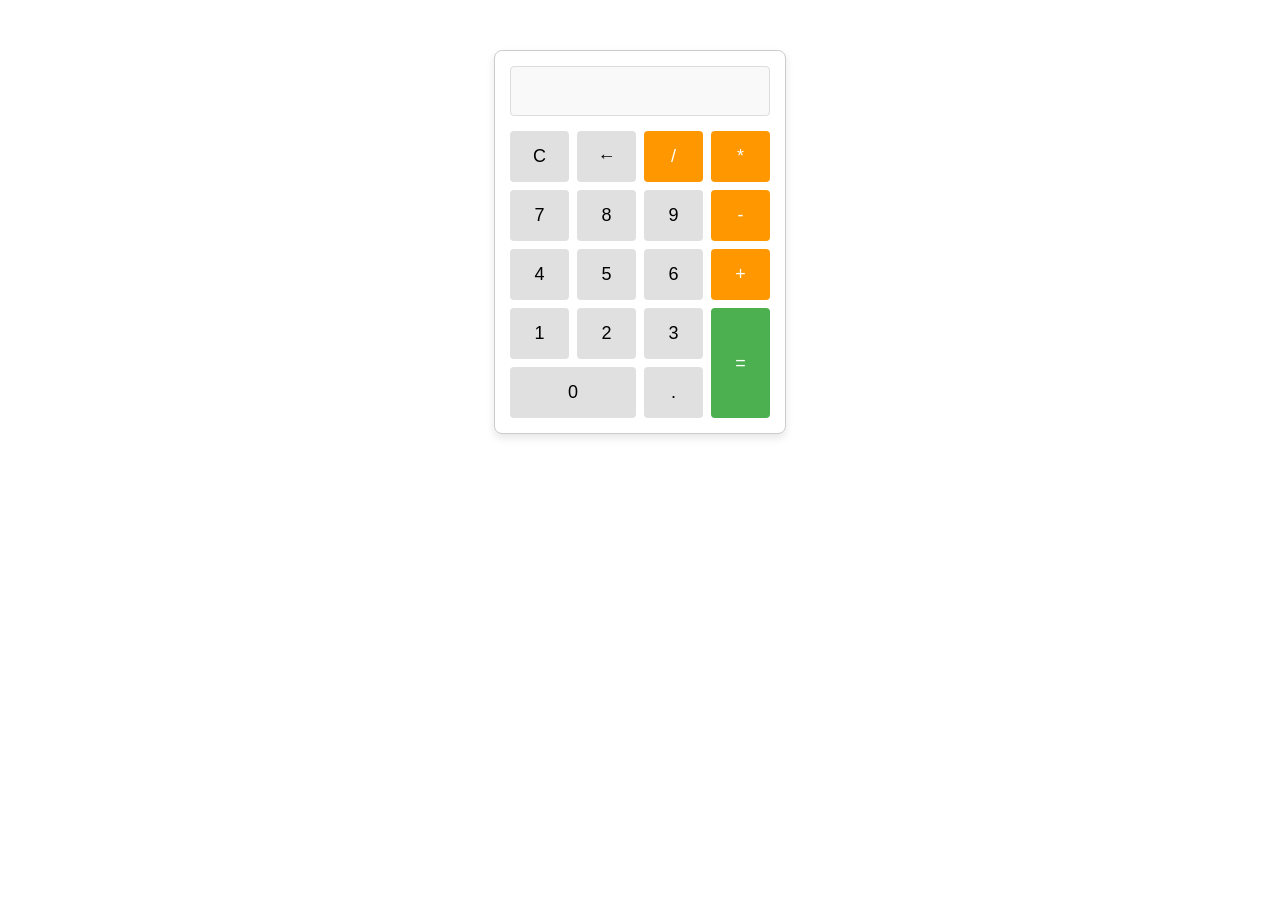
<file: calc.html>
<!DOCTYPE html>
<html lang="ko">
<head>
    <meta charset="UTF-8">
    <title>웹 계산기</title>
    <style>
        .calculator { 
            width: 260px; 
            margin: 50px auto; 
            border: 1px solid #ccc; 
            padding: 15px; 
            border-radius: 8px; 
            box-shadow: 0 4px 8px rgba(0,0,0,0.1);
            background-color: #fff;
        }
        #display { 
            width: 100%; 
            height: 50px; 
            margin-bottom: 15px; 
            text-align: right; 
            font-size: 24px; 
            box-sizing: border-box; 
            padding: 5px 10px;
            border: 1px solid #ddd;
            border-radius: 4px;
            background-color: #f9f9f9;
        }
        .buttons { 
            display: grid; 
            grid-template-columns: repeat(4, 1fr); 
            gap: 8px; 
        }
        button { 
            padding: 15px; 
            font-size: 18px; 
            cursor: pointer; 
            border: none; 
            background-color: #e0e0e0; 
            border-radius: 4px; 
            transition: 0.2s;
        }
        button:hover { background-color: #d0d0d0; }
        .operator { background-color: #ff9800; color: white; }
        .operator:hover { background-color: #e68a00; }
        .equal { grid-row: span 2; background-color: #4CAF50; color: white; }
        .equal:hover { background-color: #45a049; }
        .zero { grid-column: span 2; }
    </style>
</head>
<body>

<div class="calculator">
    <input type="text" id="display" disabled>
    <div class="buttons">
        <button onclick="clearDisplay()">C</button>
        <button onclick="deleteLast()">←</button>
        <button onclick="appendValue('/')" class="operator">/</button>
        <button onclick="appendValue('*')" class="operator">*</button>
        
        <button onclick="appendValue('7')">7</button>
        <button onclick="appendValue('8')">8</button>
        <button onclick="appendValue('9')">9</button>
        <button onclick="appendValue('-')" class="operator">-</button>
        
        <button onclick="appendValue('4')">4</button>
        <button onclick="appendValue('5')">5</button>
        <button onclick="appendValue('6')">6</button>
        <button onclick="appendValue('+')" class="operator">+</button>
        
        <button onclick="appendValue('1')">1</button>
        <button onclick="appendValue('2')">2</button>
        <button onclick="appendValue('3')">3</button>
        <button onclick="calculate()" class="equal">=</button>
        
        <button onclick="appendValue('0')" class="zero">0</button>
        <button onclick="appendValue('.')">.</button>
    </div>
</div>

<script>
    const display = document.getElementById('display');

    // 화면에 숫자 및 연산자 추가
    function appendValue(value) {
        display.value += value;
    }

    // 화면 초기화 (C)
    function clearDisplay() {
        display.value = '';
    }

    // 한 글자 지우기 (←)
    function deleteLast() {
        display.value = display.value.slice(0, -1);
    }

    // 계산 실행 (=)
    function calculate() {
        try {
            // eval을 사용하여 문자열 수식 계산
            display.value = eval(display.value);
        } catch (error) {
            display.value = '오류';
            setTimeout(clearDisplay, 1500);
        }
    }
</script>

</body>
</html>
</file>
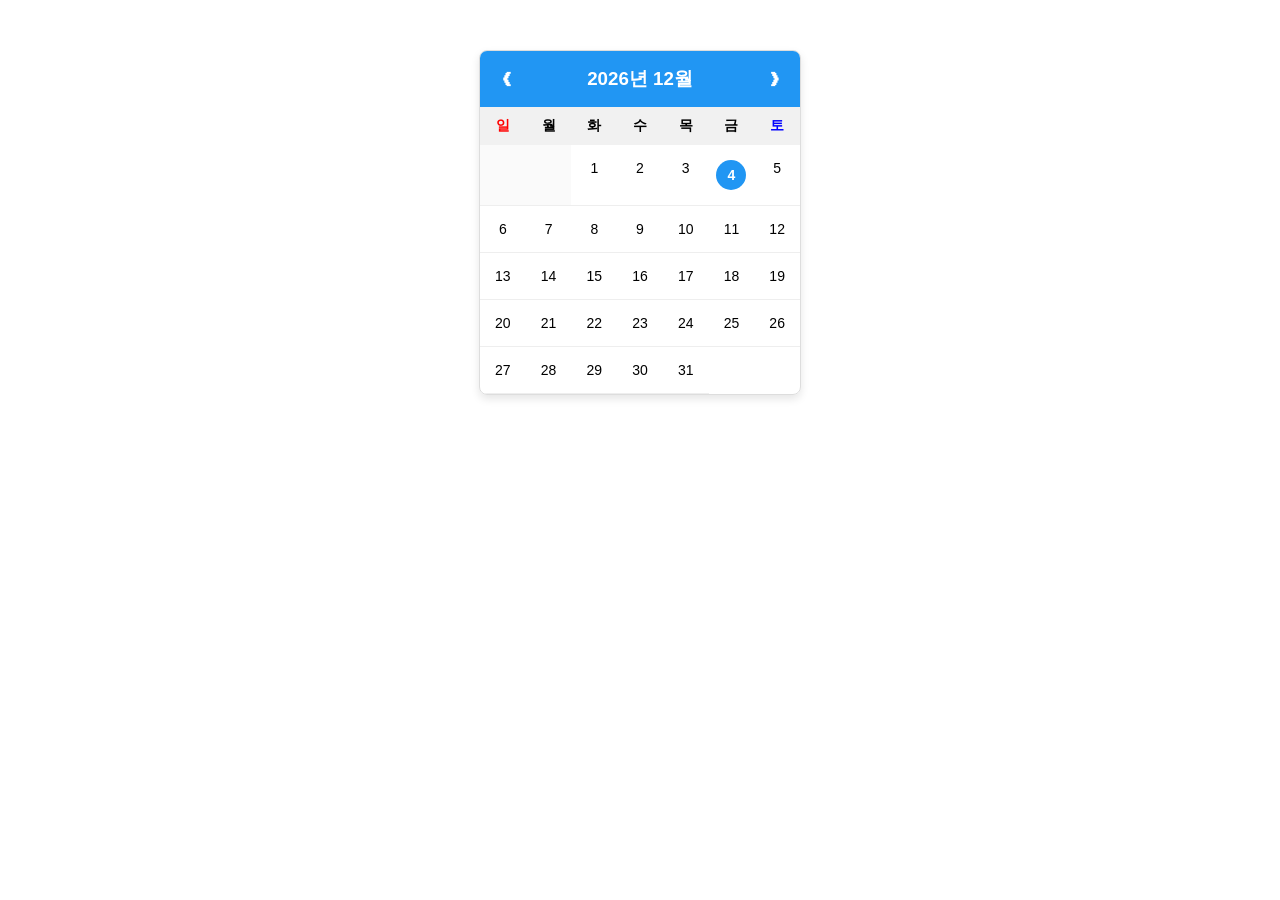
<file: cale.html>
<!DOCTYPE html>
<html lang="ko">
<head>
    <meta charset="UTF-8">
    <title>웹 달력</title>
    <style>
        .calendar { 
            width: 320px; 
            margin: 50px auto; 
            border: 1px solid #ddd; 
            border-radius: 8px;
            box-shadow: 0 4px 8px rgba(0,0,0,0.1);
            font-family: 'Segoe UI', Tahoma, Geneva, Verdana, sans-serif; 
            overflow: hidden;
        }
        .header { 
            display: flex; 
            justify-content: space-between; 
            align-items: center; 
            background-color: #2196F3; 
            color: white; 
            padding: 15px; 
        }
        .header button { 
            background: none; 
            border: none; 
            color: white; 
            cursor: pointer; 
            font-size: 18px; 
            font-weight: bold;
        }
        .header button:hover { color: #bbdefb; }
        .days { 
            display: grid; 
            grid-template-columns: repeat(7, 1fr); 
            text-align: center; 
            font-weight: bold; 
            background-color: #f1f1f1; 
            padding: 10px 0; 
            font-size: 14px;
        }
        .days div:first-child { color: red; } /* 일요일 빨간색 */
        .days div:last-child { color: blue; } /* 토요일 파란색 */
        
        .dates { 
            display: grid; 
            grid-template-columns: repeat(7, 1fr); 
            text-align: center; 
        }
        .dates div { 
            padding: 15px 0; 
            border-bottom: 1px solid #eee; 
            font-size: 14px;
        }
        .dates div:hover { background-color: #f9f9f9; cursor: pointer; }
        .today { 
            background-color: #2196F3; 
            color: white; 
            font-weight: bold; 
            border-radius: 50%; 
            width: 30px; 
            height: 30px; 
            line-height: 30px; 
            margin: 0 auto;
            display: flex;
            align-items: center;
            justify-content: center;
        }
        .empty { background-color: #fafafa; }
    </style>
</head>
<body>

<div class="calendar">
    <div class="header">
        <button onclick="prevMonth()">&#10094;</button>
        <h3 id="month-year" style="margin: 0;"></h3>
        <button onclick="nextMonth()">&#10095;</button>
    </div>
    <div class="days">
        <div>일</div><div>월</div><div>화</div><div>수</div><div>목</div><div>금</div><div>토</div>
    </div>
    <div class="dates" id="dates"></div>
</div>

<script>
    let currentDate = new Date();

    function renderCalendar() {
        const datesContainer = document.getElementById('dates');
        const monthYearDisplay = document.getElementById('month-year');
        datesContainer.innerHTML = '';

        const year = currentDate.getFullYear();
        const month = currentDate.getMonth();

        // 상단 연도 및 월 표시
        monthYearDisplay.textContent = `${year}년 ${month + 1}월`;

        // 이번 달의 1일이 무슨 요일인지 (0: 일요일 ~ 6: 토요일)
        const firstDay = new Date(year, month, 1).getDay();
        // 이번 달이 며칠까지 있는지
        const lastDate = new Date(year, month + 1, 0).getDate();
        
        const today = new Date();

        // 1일 이전의 빈 칸 채우기
        for (let i = 0; i < firstDay; i++) {
            const emptyDiv = document.createElement('div');
            emptyDiv.classList.add('empty');
            datesContainer.appendChild(emptyDiv);
        }

        // 날짜 채우기
        for (let i = 1; i <= lastDate; i++) {
            const dateDiv = document.createElement('div');
            const dateSpan = document.createElement('span');
            dateSpan.textContent = i;
            
            // 오늘 날짜 강조 로직
            if (year === today.getFullYear() && month === today.getMonth() && i === today.getDate()) {
                dateSpan.classList.add('today');
            }
            
            dateDiv.appendChild(dateSpan);
            datesContainer.appendChild(dateDiv);
        }
    }

    // 이전 달로 이동
    function prevMonth() {
        currentDate.setMonth(currentDate.getMonth() - 1);
        renderCalendar();
    }

    // 다음 달로 이동
    function nextMonth() {
        currentDate.setMonth(currentDate.getMonth() + 1);
        renderCalendar();
    }

    // 초기 달력 렌더링
    renderCalendar();
</script>

</body>
</html>
</file>
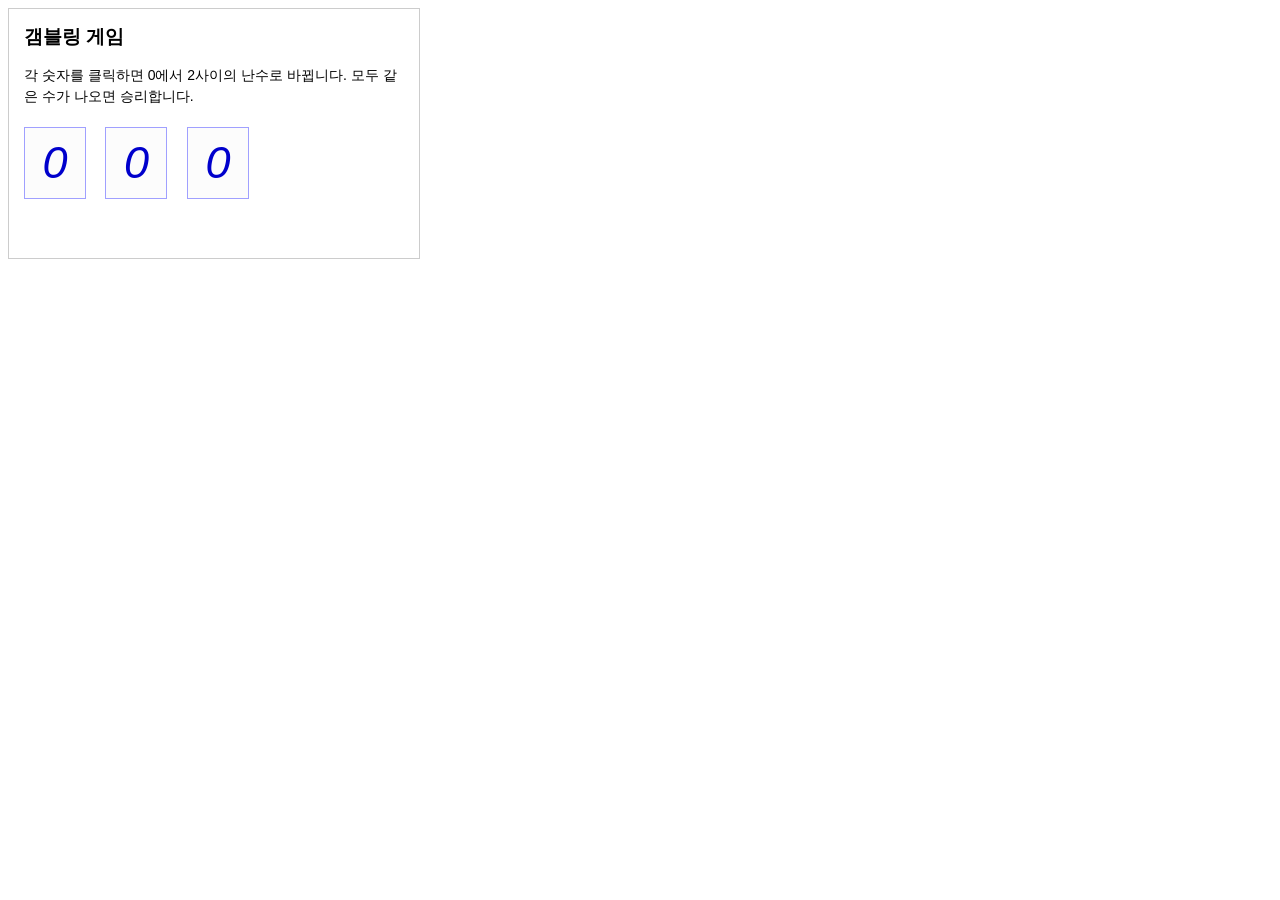
<file: game.html>
<!DOCTYPE html>
<html lang="ko">
<head>
    <meta charset="UTF-8">
    <title>갬블링 게임</title>
    <style>
        /* 전체 컨테이너 스타일 */
        .game-box {
            width: 380px;
            border: 1px solid #ccc;
            padding: 15px;
            font-family: 'Malgun Gothic', '맑은 고딕', sans-serif;
        }

        h3 {
            margin-top: 0;
            margin-bottom: 15px;
        }

        p {
            font-size: 14px;
            line-height: 1.5;
            margin-bottom: 20px;
        }

        /* 숫자 박스 디자인 */
        .num-container {
            margin-bottom: 20px;
        }

        .num {
            display: inline-block;
            width: 60px;
            height: 70px;
            line-height: 70px;
            text-align: center;
            font-size: 45px;
            font-style: italic;
            color: #0000cc; /* 파란색 계열 */
            border: 1px solid #a0a0ff;
            background-color: #fcfcfc;
            margin-right: 15px;
            cursor: pointer;
            user-select: none; /* 클릭 시 텍스트 드래그 방지 */
        }

        /* 결과 메시지 디자인 */
        #msg {
            color: #cc6699; /* 핑크/자주색 계열 */
            font-style: italic;
            font-size: 16px;
            cursor: pointer;
            min-height: 24px; /* 메시지가 없을 때도 공간 유지 */
        }
    </style>
</head>
<body>

<div class="game-box">
    <h3>갬블링 게임</h3>
    <p>각 숫자를 클릭하면 0에서 2사이의 난수로 바뀝니다. 모두 같은 수가 나오면 승리합니다.</p>
    
    <div class="num-container">
        <span class="num" id="n0" onclick="changeNum(0, this)">0</span>
        <span class="num" id="n1" onclick="changeNum(1, this)">0</span>
        <span class="num" id="n2" onclick="changeNum(2, this)">0</span>
    </div>
    
    <div id="msg" onclick="resetGame()"></div>
</div>

<script>
    // 각 숫자가 클릭되었는지 확인하는 배열
    let clicked = [false, false, false];
    let isGameOver = false;

    // 숫자 클릭 시 실행되는 함수
    function changeNum(index, obj) {
        // 이미 게임이 끝났다면 클릭을 무시
        if (isGameOver) return; 

        // 0, 1, 2 중 랜덤한 숫자 생성
        let randomNum = Math.floor(Math.random() * 3);
        obj.innerHTML = randomNum;
        
        // 해당 박스가 클릭되었음을 기록
        clicked[index] = true;

        // 세 개의 숫자가 모두 최소 한 번씩 클릭되었는지 확인 (마지막 숫자 클릭 시점)
        if (clicked[0] && clicked[1] && clicked[2]) {
            checkResult();
        }
    }

    // 승패를 확인하는 함수
    function checkResult() {
        isGameOver = true; // 게임 종료 상태로 변경
        
        let n0 = document.getElementById("n0").innerHTML;
        let n1 = document.getElementById("n1").innerHTML;
        let n2 = document.getElementById("n2").innerHTML;
        let msg = document.getElementById("msg");

        // 3개의 숫자가 모두 같은지 비교
        if (n0 === n1 && n1 === n2) {
            msg.innerHTML = "Success(click here to do again)";
        } else {
            msg.innerHTML = "fail(click here to do again)";
        }
    }

    // 게임을 초기 상태로 되돌리는 함수 (메시지 클릭 시 실행)
    function resetGame() {
        // 게임이 진행 중일 때는 리셋 클릭을 무시
        if (!isGameOver) return; 

        document.getElementById("n0").innerHTML = "0";
        document.getElementById("n1").innerHTML = "0";
        document.getElementById("n2").innerHTML = "0";
        document.getElementById("msg").innerHTML = "";
        
        // 상태 변수 초기화
        clicked = [false, false, false];
        isGameOver = false;
    }
</script>

</body>
</html>
</file>
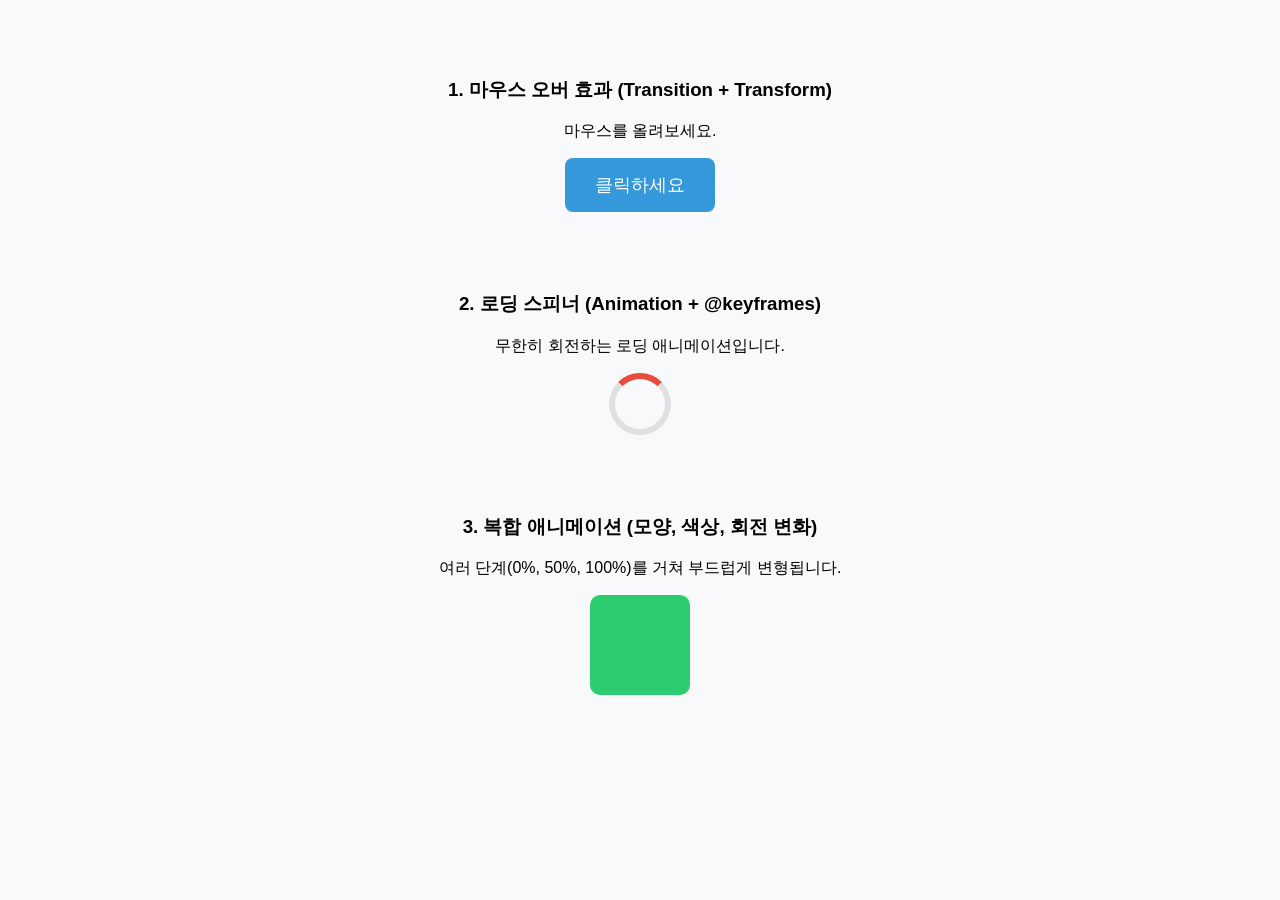
<file: part5.html>
<!DOCTYPE html>
<html lang="ko">
<head>
    <meta charset="UTF-8">
    <title>CSS3 동적 변화 예시</title>
    <style>
        /* 기본 레이아웃 설정 */
        body {
            display: flex;
            flex-direction: column;
            align-items: center;
            gap: 60px;
            padding: 50px;
            font-family: 'Segoe UI', Tahoma, Geneva, Verdana, sans-serif;
            background-color: #f8f9fa;
        }
        
        .example-section {
            text-align: center;
        }

        /* =========================================
           1. Transition과 Transform을 활용한 버튼
           ========================================= */
        .hover-btn {
            padding: 15px 30px;
            font-size: 18px;
            color: white;
            background-color: #3498db;
            border: none;
            border-radius: 8px;
            cursor: pointer;
            
            /* 핵심: 모든 속성(all)의 변화를 0.3초 동안 부드럽게(ease) 진행 */
            transition: all 0.3s ease; 
        }

        .hover-btn:hover {
            background-color: #2980b9;
            /* 핵심: 위로 5px 이동(translateY)하고 크기를 1.05배 확대(scale) */
            transform: translateY(-5px) scale(1.05); 
            box-shadow: 0 10px 20px rgba(0, 0, 0, 0.2);
        }

        /* =========================================
           2. @keyframes를 활용한 무한 회전 스피너
           ========================================= */
        .spinner {
            width: 50px;
            height: 50px;
            margin: 0 auto;
            border: 6px solid #e0e0e0;
            border-top-color: #e74c3c;
            border-radius: 50%;
            
            /* 핵심: 'spin'이라는 애니메이션을 1초 동안 일정한 속도(linear)로 무한 반복(infinite) */
            animation: spin 1s linear infinite; 
        }

        /* 애니메이션 프레임 정의 */
        @keyframes spin {
            0% { transform: rotate(0deg); }
            100% { transform: rotate(360deg); }
        }

        /* =========================================
           3. 형태와 색상이 연속으로 변하는 박스
           ========================================= */
        .morph-box {
            width: 100px;
            height: 100px;
            margin: 0 auto;
            background-color: #2ecc71;
            border-radius: 10px;
            
            /* 핵심: 3초 동안 진행, 무한 반복하되, 끝까지 가면 다시 역방향으로 진행(alternate) */
            animation: morph 3s ease-in-out infinite alternate;
        }

        @keyframes morph {
            0% {
                background-color: #2ecc71;
                border-radius: 10px;
                transform: rotate(0deg);
            }
            50% {
                background-color: #9b59b6;
                border-radius: 50%; /* 중간 지점에서 원으로 변형 */
                transform: rotate(180deg) scale(1.2); /* 회전하며 크기 확대 */
            }
            100% {
                background-color: #f1c40f;
                border-radius: 10px; /* 다시 사각형으로 복귀 */
                transform: rotate(360deg) scale(1);
            }
        }
    </style>
</head>
<body>

    <div class="example-section">
        <h3>1. 마우스 오버 효과 (Transition + Transform)</h3>
        <p>마우스를 올려보세요.</p>
        <button class="hover-btn">클릭하세요</button>
    </div>

    <div class="example-section">
        <h3>2. 로딩 스피너 (Animation + @keyframes)</h3>
        <p>무한히 회전하는 로딩 애니메이션입니다.</p>
        <div class="spinner"></div>
    </div>

    <div class="example-section">
        <h3>3. 복합 애니메이션 (모양, 색상, 회전 변화)</h3>
        <p>여러 단계(0%, 50%, 100%)를 거쳐 부드럽게 변형됩니다.</p>
        <div class="morph-box"></div>
    </div>

</body>
</html>
</file>
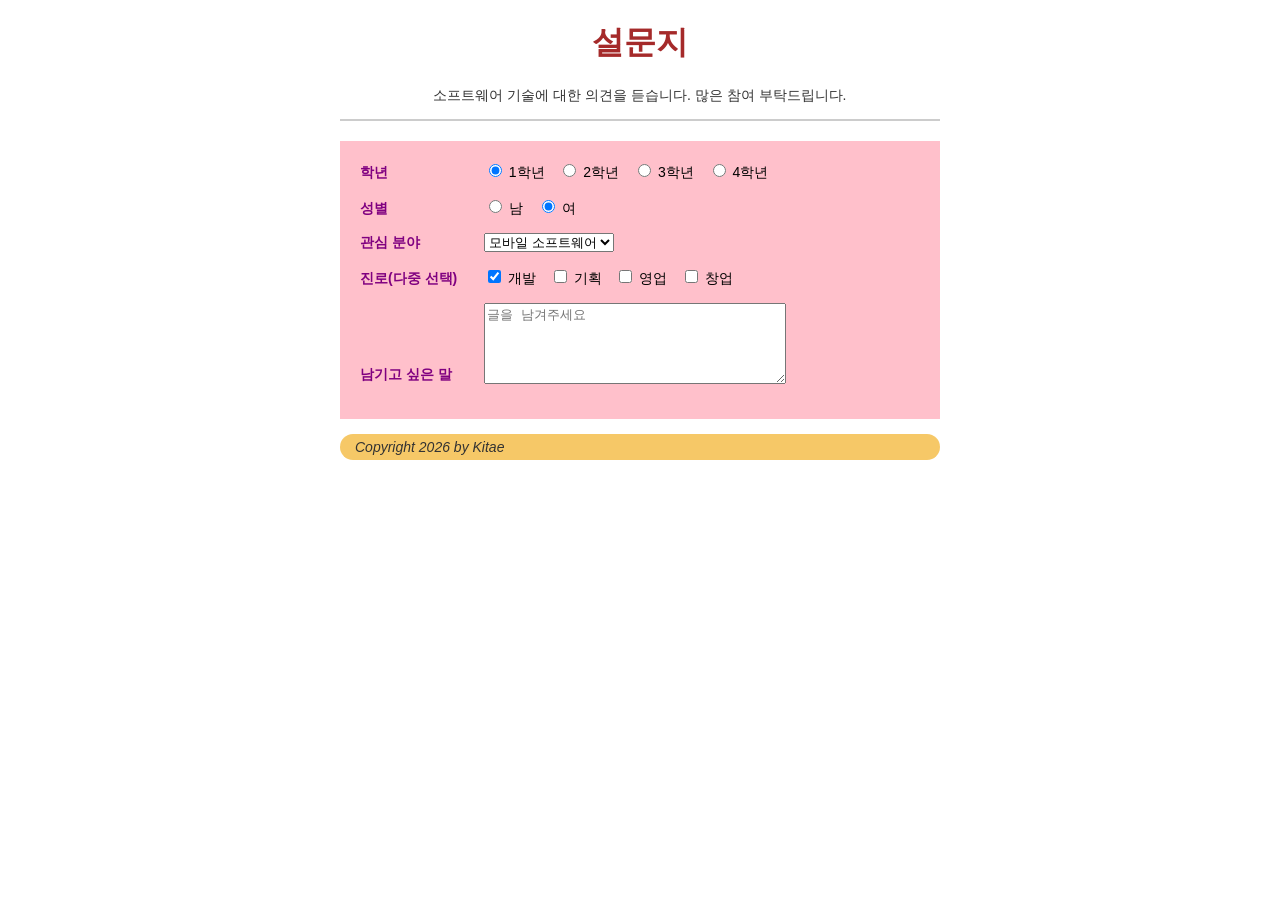
<file: survey4.html>
<!DOCTYPE html>
<html lang="ko">
<head>
    <meta charset="UTF-8">
    <title>소프트웨어 기술 선호에 관한 설문</title>
    <link href="survey4.css" type="text/css" rel="stylesheet">
</head>
<body>
    <header>
        <h1>설문지</h1>
        <p>소프트웨어 기술에 대한 의견을 듣습니다. 많은 참여 부탁드립니다.</p>
    </header>
    
    <hr>
    
    <div class="form-box">
        <form>
            <div class="row">
                <span class="title">학년</span>
                <label><input type="radio" name="grade" value="1" checked> 1학년</label>
                <label><input type="radio" name="grade" value="2"> 2학년</label>
                <label><input type="radio" name="grade" value="3"> 3학년</label>
                <label><input type="radio" name="grade" value="4"> 4학년</label>
            </div>
            
            <div class="row">
                <span class="title">성별</span>
                <label><input type="radio" name="gender" value="m"> 남</label>
                <label><input type="radio" name="gender" value="f" checked> 여</label>
            </div>
            
            <div class="row">
                <span class="title">관심 분야</span>
                <select name="interest">
                    <option value="mobile">모바일 소프트웨어</option>
                    <option value="web">웹 프로그래밍</option>
                    <option value="ai">인공지능</option>
                </select>
            </div>
            
            <div class="row">
                <span class="title">진로(다중 선택)</span>
                <label><input type="checkbox" name="career" value="dev" checked> 개발</label>
                <label><input type="checkbox" name="career" value="plan"> 기획</label>
                <label><input type="checkbox" name="career" value="sales"> 영업</label>
                <label><input type="checkbox" name="career" value="startup"> 창업</label>
            </div>
            
            <div class="row">
                <span class="title message-title">남기고 싶은 말</span>
                <textarea rows="5" cols="35" placeholder="글을 남겨주세요"></textarea>
            </div>
        </form>
    </div>

    <footer>
        Copyright 2026 by Kitae
    </footer>
</body>
</html>
</file>
<file: survey4.css>
/* 전체 레이아웃의 너비를 잡아줍니다 */
body {
    width: 600px;
    font-family: 'Malgun Gothic', sans-serif;
    margin: 20px auto; /* 가운데 정렬 */
}

/* 제목 스타일 */
h1 {
    text-align: center;
    color: #a52a2a; /* 갈색/짙은 붉은색 */
}

/* 설명 문구 스타일 */
header p {
    text-align: center;
    font-size: 14px;
    color: #333;
}

/* 구분선 스타일 */
hr {
    border: 1px solid #ccc;
    margin-bottom: 20px;
}

/* 핑크색 배경의 폼 상자 스타일 */
.form-box {
    background-color: pink;
    padding: 20px;
    margin-bottom: 15px;
}

/* 각 입력 줄의 여백 설정 */
.row {
    margin-bottom: 15px;
    font-size: 14px;
}

/* 보라색 강조 라벨 (학년, 성별 등) 스타일 */
.title {
    color: #800080; /* 보라색 */
    font-weight: bold;
    display: inline-block;
    width: 120px; /* 라벨 너비를 맞춰 정렬 */
}

/* 라디오 버튼과 체크박스 간격 */
label {
    margin-right: 10px;
}

/* 텍스트 에어리어 스타일 및 정렬 */
textarea {
    vertical-align: text-bottom; /* 이미지처럼 라벨 문구를 아래쪽으로 맞춤 */
}

.message-title {
    vertical-align: bottom;
}

/* 하단 카피라이트 스타일 */
footer {
    background-color: #f6c867; /* 노란색/주황색 계열 */
    padding: 5px 15px;
    border-radius: 20px; /* 둥근 모서리 */
    font-style: italic; /* 기울임꼴 */
    font-size: 14px;
    color: #333;
}
</file>
